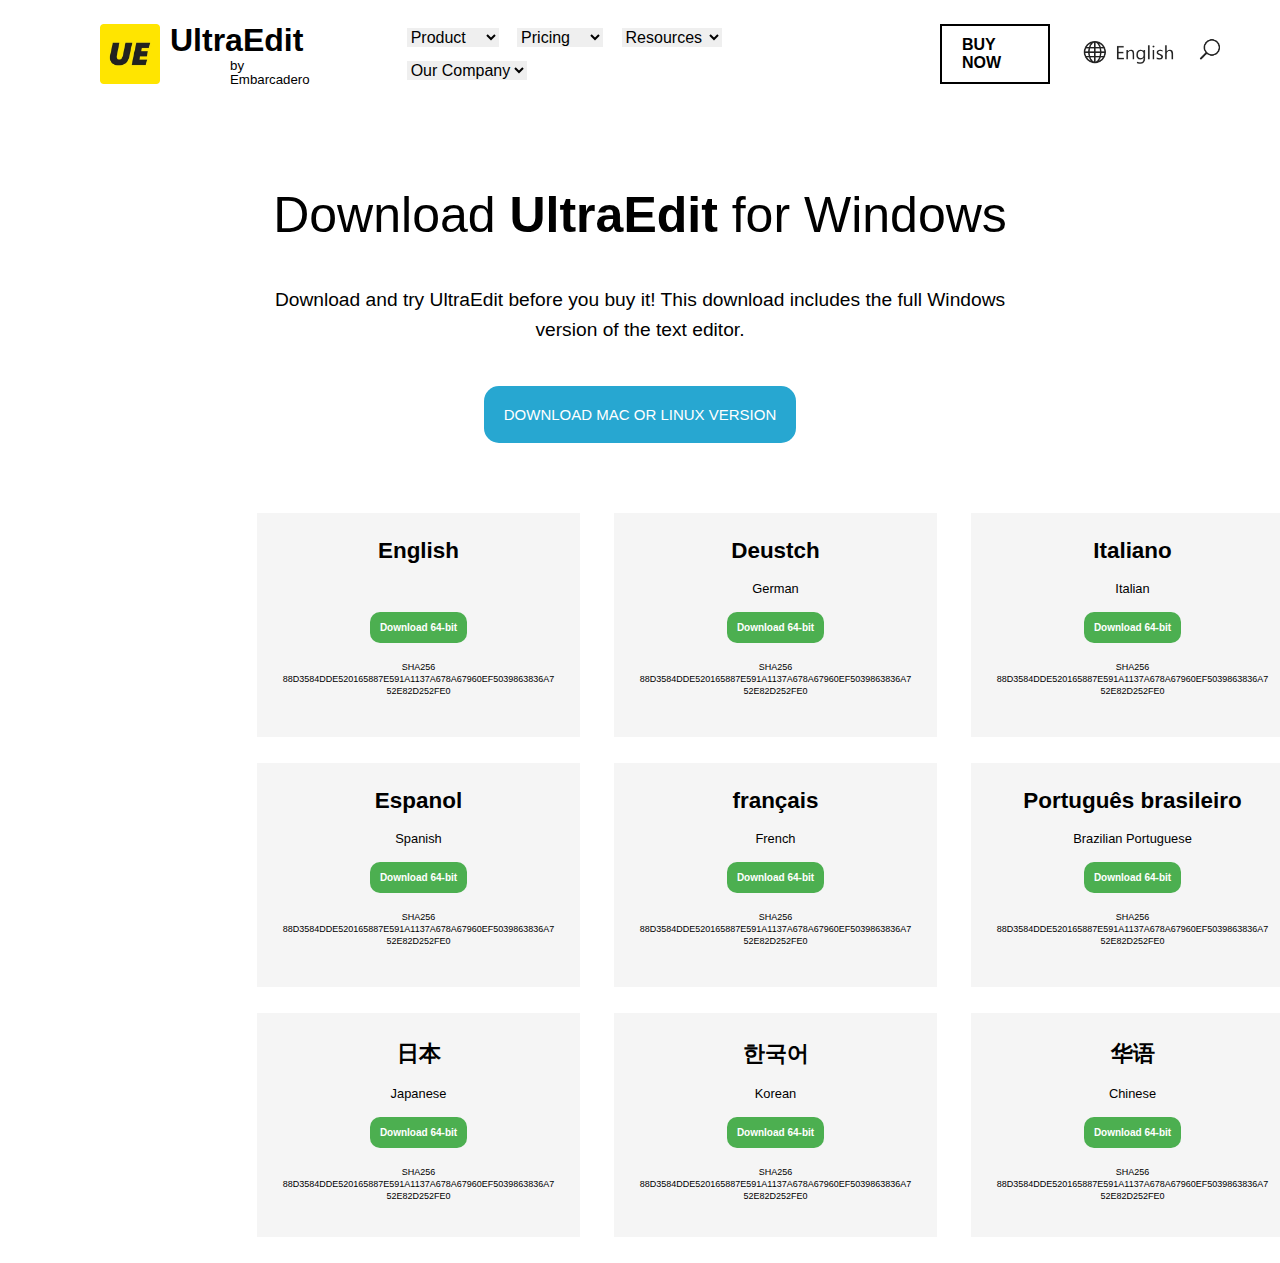
<file: index.html>
<!DOCTYPE html>
<html lang="en">

<head>
    <meta charset="UTF-8">
    <meta name="viewport" content="width=device-width, initial-scale=1.0">
    <title>Ultraedit</title>
    <link rel="stylesheet" href="ultraedit.css">

</head>

<body>
    <div class="container">
        <img class="logo" src="u.webp" width="60px">
        <div class="text-container">
            <h1>UltraEdit</h1>
            <h5>by Embarcadero</h5>
        </div>

        <div class="opt">
            <select name="product" id="product">
                <option value="product">Product</option>
                <option value="Free trials">Free trials</option>
            </select>
            <select name="Pricing" id="Pricing">
                <option value="Pricing">Pricing</option>
                <option value="Buy Now">Buy Now</option>
                <option value="Get a quote">Getquote</option>

            </select> <select name="resources" id="resources">
                <option value="resourcest">Resources</option>
                <option value="Power Tips">Power Tips</option>
                <option value="Blogs">Blogs</option>
            </select> <select name="Our Company" id="Our Company">
                <option value="Our Company">Our Company </option>
                <option value="Our Company">About Us</option>
                <option value="Our Company">Events</option>
                <option value="Our Company">Testimonials</option>
                <option value="Our Company">Contact Us</option>
            </select>
        </div>

        <div class="buy">
            BUY NOW
        </div>

        <img src="english.png" width="220px">
    </div>

    <div class="text">
        <p>Download <b>UltraEdit</b> for Windows
        <p>
        <h3 style="font-weight: 100;">Download and try UltraEdit before you buy it! This download includes the full
            Windows <br> version of the text editor.
        </h3>
    </div>

    <div class="but">
        <button>DOWNLOAD MAC OR LINUX VERSION</button>
    </div>

    <div class="container2">
        <div class="b">
            <h3 class="english">English</h3>
            <div>
                <a target="_blank" href="eng.exe">Download 64-bit</a>
            </div>

            <div class="last">
                <h6>
                    SHA256
                    <br>
                    88D3584DDE520165887E591A1137A678A67960EF5039863836A752E82D252FE0
                </h6>
            </div>
        </div>
        <div class="b">
            <h3>Deustch</h3>
            <h6>German</h6>
            <div>
                <a target="_blank" href="eng.exe">Download 64-bit</a>
            </div>

            <div class="last">
                <h6>
                    SHA256
                    <br>
                    88D3584DDE520165887E591A1137A678A67960EF5039863836A752E82D252FE0
                </h6>
            </div>
        </div>
        <div class="b">
            <h3>Italiano</h3>
            <h6>Italian</h6>
            <div>
                <a target="_blank" href="eng.exe">Download 64-bit</a>
            </div>

            <div class="last">
                <h6>
                    SHA256
                    <br>
                    88D3584DDE520165887E591A1137A678A67960EF5039863836A752E82D252FE0
                </h6>
            </div>
        </div>
        <div class="b">
            <h3>Espanol</h3>
            <h6>Spanish</h6>
            <div>
                <a target="_blank" href="eng.exe">Download 64-bit</a>
            </div>

            <div class="last">
                <h6>
                    SHA256
                    <br>
                    88D3584DDE520165887E591A1137A678A67960EF5039863836A752E82D252FE0
                </h6>
            </div>
        </div>
        <div class="b">
            <h3>français</h3>
            <h6>French</h6>
            <div>
                <a target="_blank" href="eng.exe">Download 64-bit</a>
            </div>

            <div class="last">
                <h6>
                    SHA256
                    <br>
                    88D3584DDE520165887E591A1137A678A67960EF5039863836A752E82D252FE0
                </h6>
            </div>
        </div>
        <div class="b">
            <h3>Português brasileiro</h3>
            <h6>Brazilian Portuguese
            </h6>
            <div>
                <a target="_blank" href="eng.exe">Download 64-bit</a>
            </div>

            <div class="last">
                <h6>
                    SHA256
                    <br>
                    88D3584DDE520165887E591A1137A678A67960EF5039863836A752E82D252FE0
                </h6>
            </div>
        </div>
        <div class="b">
            <h3>日本</h3>
            <h6>Japanese</h6>
            <div>
                <a target="_blank" href="eng.exe">Download 64-bit</a>
            </div>

            <div class="last">
                <h6>
                    SHA256
                    <br>
                    88D3584DDE520165887E591A1137A678A67960EF5039863836A752E82D252FE0
                </h6>
            </div>
        </div>
        <div class="b">
            <h3>한국어</h3>
            <h6>Korean</h6>
            <div>
                <a target="_blank" href="eng.exe">Download 64-bit</a>
            </div>

            <div class="last">
                <h6>
                    SHA256
                    <br>
                    88D3584DDE520165887E591A1137A678A67960EF5039863836A752E82D252FE0
                </h6>
            </div>
        </div>
        <div class="b">
            <h3>华语</h3>
            <h6>Chinese</h6>
            <div>
                <a target="_blank" href="eng.exe">Download 64-bit</a>
            </div>

            <div class="last">
                <h6>
                    SHA256
                    <br>
                    88D3584DDE520165887E591A1137A678A67960EF5039863836A752E82D252FE0
                </h6>
            </div>
        </div>
    </div>
</body>

</html>
</file>
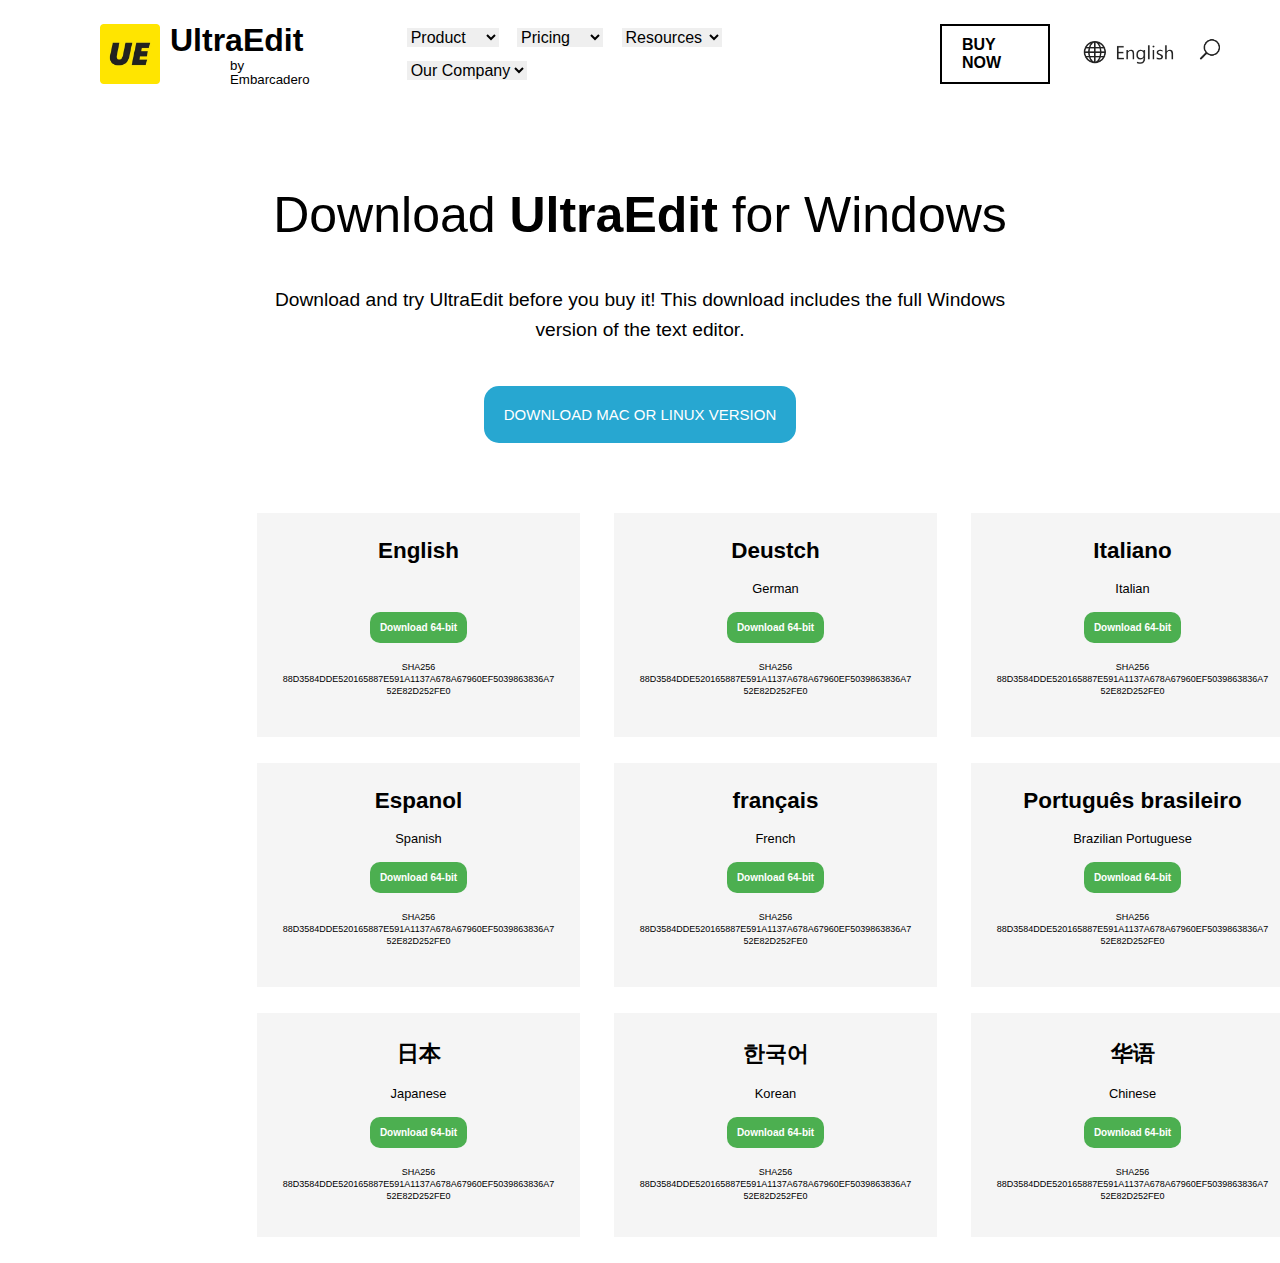
<file: ultraeditclone.html>
<!DOCTYPE html>
<html lang="en">

<head>
    <meta charset="UTF-8">
    <meta name="viewport" content="width=device-width, initial-scale=1.0">
    <title>Ultraedit</title>
    <link rel="stylesheet" href="ultraedit.css">

</head>

<body>
    <div class="container">
        <img class="logo" src="u.webp" width="60px">
        <div class="text-container">
            <h1>UltraEdit</h1>
            <h5>by Embarcadero</h5>
        </div>

        <div class="opt">
            <select name="product" id="product">
                <option value="product">Product</option>
                <option value="Free trials">Free trials</option>
            </select>
            <select name="Pricing" id="Pricing">
                <option value="Pricing">Pricing</option>
                <option value="Buy Now">Buy Now</option>
                <option value="Get a quote">Getquote</option>

            </select> <select name="resources" id="resources">
                <option value="resourcest">Resources</option>
                <option value="Power Tips">Power Tips</option>
                <option value="Blogs">Blogs</option>
            </select> <select name="Our Company" id="Our Company">
                <option value="Our Company">Our Company </option>
                <option value="Our Company">About Us</option>
                <option value="Our Company">Events</option>
                <option value="Our Company">Testimonials</option>
                <option value="Our Company">Contact Us</option>
            </select>
        </div>

        <div class="buy">
            BUY NOW
        </div>

        <img src="english.png" width="220px">
    </div>

    <div class="text">
        <p>Download <b>UltraEdit</b> for Windows
        <p>
        <h3 style="font-weight: 100;">Download and try UltraEdit before you buy it! This download includes the full
            Windows <br> version of the text editor.
        </h3>
    </div>

    <div class="but">
        <button>DOWNLOAD MAC OR LINUX VERSION</button>
    </div>

    <div class="container2">
        <div class="b">
            <h3 class="english">English</h3>
            <div>
                <a target="_blank" href="eng.exe">Download 64-bit</a>
            </div>

            <div class="last">
                <h6>
                    SHA256
                    <br>
                    88D3584DDE520165887E591A1137A678A67960EF5039863836A752E82D252FE0
                </h6>
            </div>
        </div>
        <div class="b">
            <h3>Deustch</h3>
            <h6>German</h6>
            <div>
                <a target="_blank" href="eng.exe">Download 64-bit</a>
            </div>

            <div class="last">
                <h6>
                    SHA256
                    <br>
                    88D3584DDE520165887E591A1137A678A67960EF5039863836A752E82D252FE0
                </h6>
            </div>
        </div>
        <div class="b">
            <h3>Italiano</h3>
            <h6>Italian</h6>
            <div>
                <a target="_blank" href="eng.exe">Download 64-bit</a>
            </div>

            <div class="last">
                <h6>
                    SHA256
                    <br>
                    88D3584DDE520165887E591A1137A678A67960EF5039863836A752E82D252FE0
                </h6>
            </div>
        </div>
        <div class="b">
            <h3>Espanol</h3>
            <h6>Spanish</h6>
            <div>
                <a target="_blank" href="eng.exe">Download 64-bit</a>
            </div>

            <div class="last">
                <h6>
                    SHA256
                    <br>
                    88D3584DDE520165887E591A1137A678A67960EF5039863836A752E82D252FE0
                </h6>
            </div>
        </div>
        <div class="b">
            <h3>français</h3>
            <h6>French</h6>
            <div>
                <a target="_blank" href="eng.exe">Download 64-bit</a>
            </div>

            <div class="last">
                <h6>
                    SHA256
                    <br>
                    88D3584DDE520165887E591A1137A678A67960EF5039863836A752E82D252FE0
                </h6>
            </div>
        </div>
        <div class="b">
            <h3>Português brasileiro</h3>
            <h6>Brazilian Portuguese
            </h6>
            <div>
                <a target="_blank" href="eng.exe">Download 64-bit</a>
            </div>

            <div class="last">
                <h6>
                    SHA256
                    <br>
                    88D3584DDE520165887E591A1137A678A67960EF5039863836A752E82D252FE0
                </h6>
            </div>
        </div>
        <div class="b">
            <h3>日本</h3>
            <h6>Japanese</h6>
            <div>
                <a target="_blank" href="eng.exe">Download 64-bit</a>
            </div>

            <div class="last">
                <h6>
                    SHA256
                    <br>
                    88D3584DDE520165887E591A1137A678A67960EF5039863836A752E82D252FE0
                </h6>
            </div>
        </div>
        <div class="b">
            <h3>한국어</h3>
            <h6>Korean</h6>
            <div>
                <a target="_blank" href="eng.exe">Download 64-bit</a>
            </div>

            <div class="last">
                <h6>
                    SHA256
                    <br>
                    88D3584DDE520165887E591A1137A678A67960EF5039863836A752E82D252FE0
                </h6>
            </div>
        </div>
        <div class="b">
            <h3>华语</h3>
            <h6>Chinese</h6>
            <div>
                <a target="_blank" href="eng.exe">Download 64-bit</a>
            </div>

            <div class="last">
                <h6>
                    SHA256
                    <br>
                    88D3584DDE520165887E591A1137A678A67960EF5039863836A752E82D252FE0
                </h6>
            </div>
        </div>
    </div>
</body>

</html>
</file>
<file: ultraedit.css>
* {
    margin: 0px;
    padding: 0px;
    font-family: Arial, Helvetica, sans-serif;
}

.container {
    display: flex;
    width: 100vw;
    height: 12vh;
    align-items: center;
    justify-content: left;
    gap: 10px;
}


h5 {
    margin-left: 60px;
    font-weight: 100;
    line-height: 1;
    margin-right: 80px;
}


select {
    margin: 7px;
    border: none;
    font-size: medium;
}

.buy {
    border: 2px solid black;
    padding-left: 20px;
    padding-right: 20px;
    padding-top: 10px;
    padding-bottom: 10px;
    font-weight: bold;
    font-size: medium;
}

.logo {
    margin-left: 100px;
}

.opt {
    margin-right: 130px;
}

.text {
    margin: 87px;
    line-height: 40px;
    text-align: center;
    font-family: 'Segoe UI', Tahoma, Geneva, Verdana, sans-serif;
}

.text p {
    font-size: 50px;
}

.text h3 {
    font-size: larger;
    margin-top: 50px;
    line-height: 30px;

}

.but {
    text-align: center;
    margin-top: -46px;
}

button {
    background-color: rgb(39, 167, 209);
    border: none;
    font-family: Arial, Helvetica, sans-serif;
    border-radius: 15px;
    padding: 20px;
    font-size: 15px;
    color: white;
}

.english{
    margin-bottom: 50px;
}


.container2 {
    display: grid;
    grid-template-columns: repeat(3, 357px);
    grid-template-rows: repeat(3, 250px);
    margin-top: 70px;
    margin-left: 257px;
}


.b {
    /* background-color: rgb(186, 186, 186); */
    background-color: #F5F5F5;
    width: 273px;
    height: 174px;
    text-align: center;
    padding-top: 25px;
    font-family: Arial, Helvetica, sans-serif;
    font-weight: bold;
    font-size: larger;
    word-wrap: break-word;
    overflow-wrap: break-word;
    white-space: normal;
    padding: 25px;
}

.b h6 {
    font-weight: 100;
    line-height: 50px;
}

.b a {
    text-decoration: none;
    font-size: x-small;
    color: white;
    background-color: #4CAF50;
    padding: 10px;
    border-radius: 10px;
}

.last h6 {
    margin-top: 25px;
    font-size: 9px;
    line-height: 12px;
}
</file>
